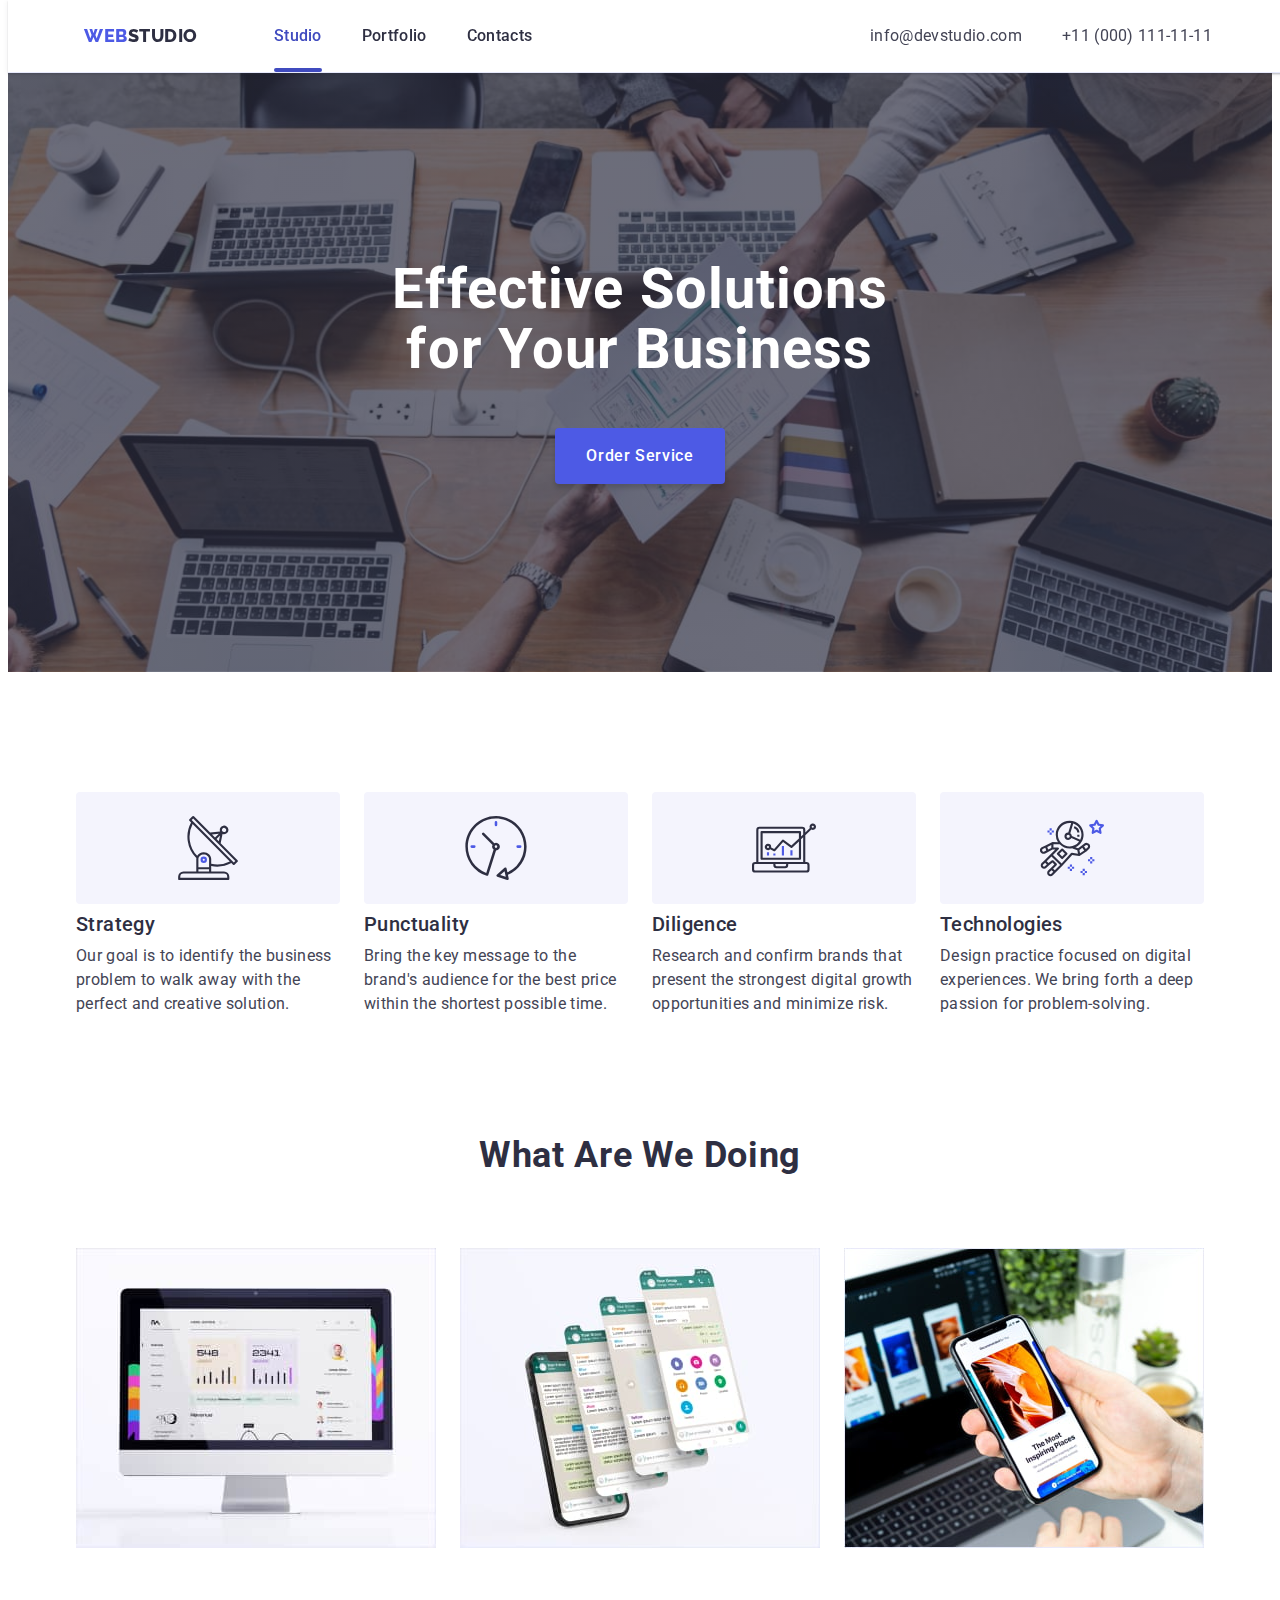
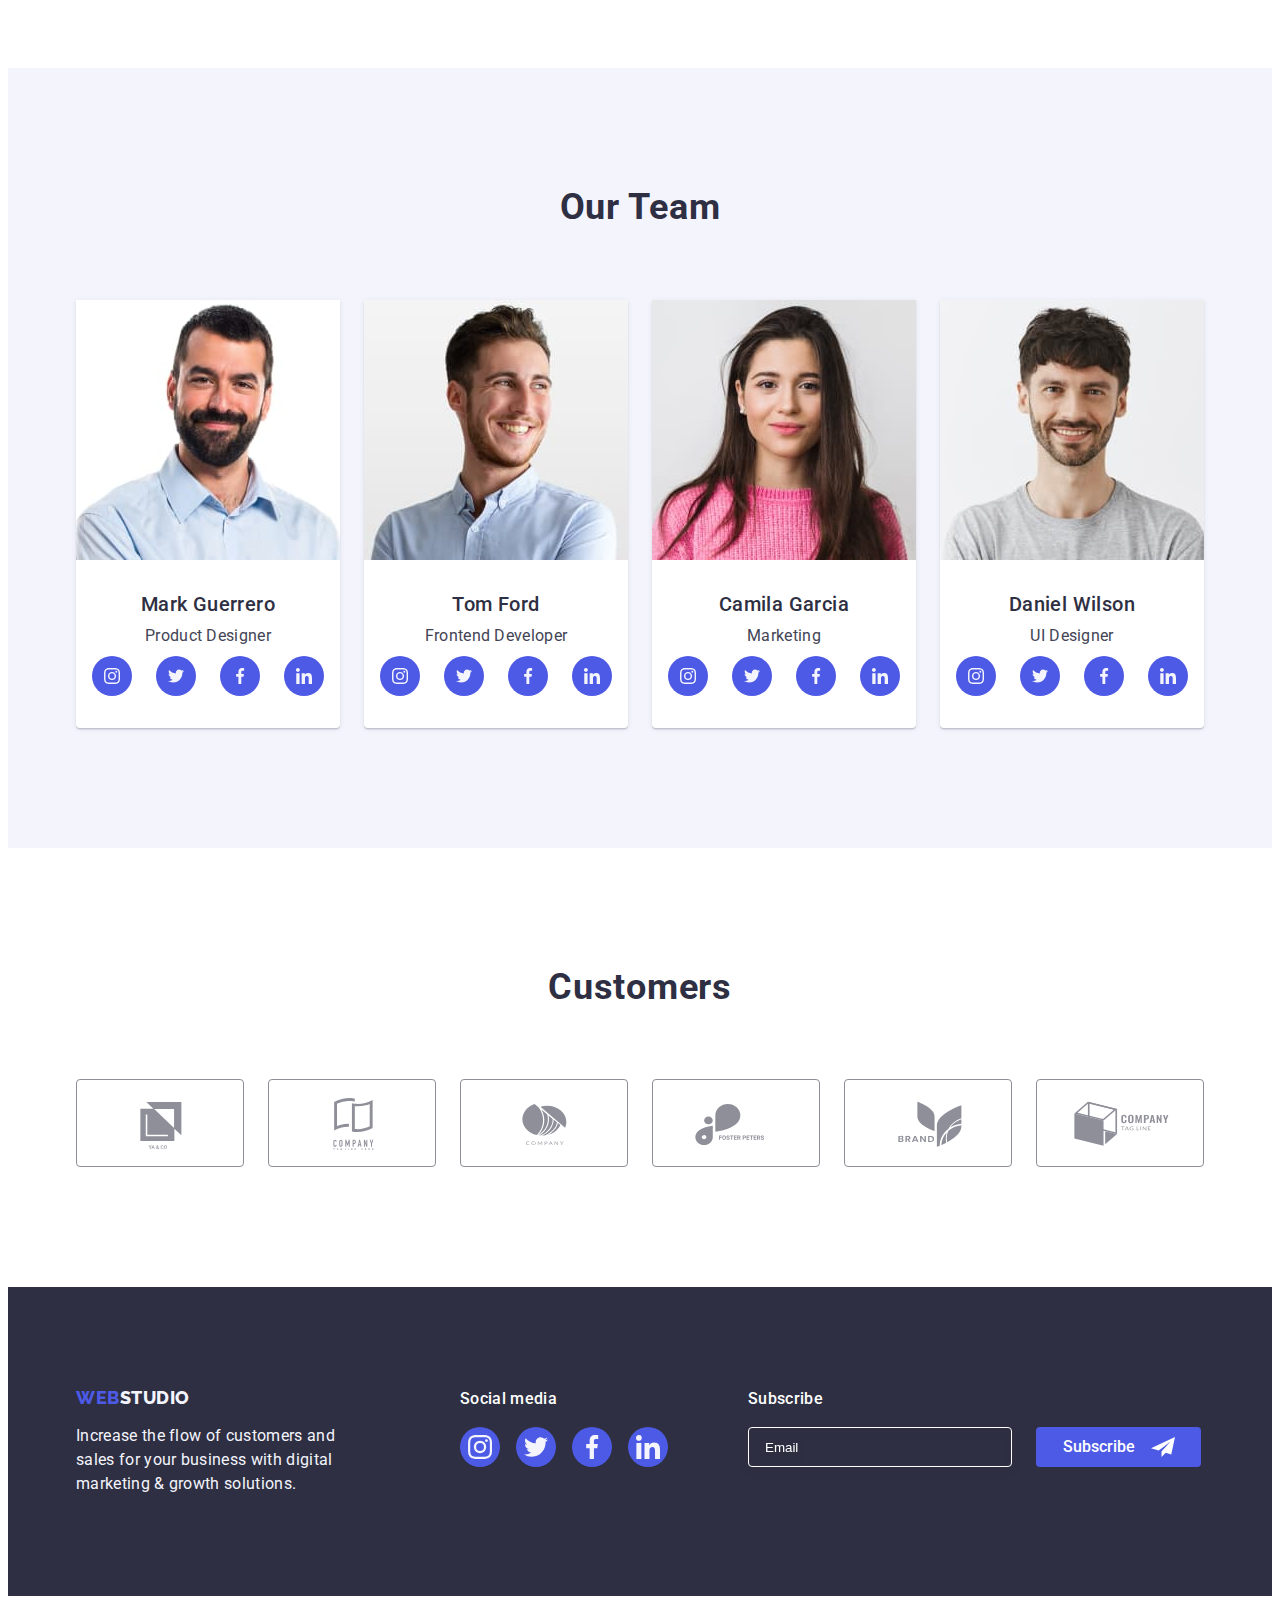
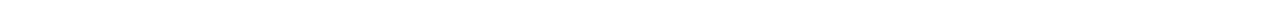
<file: index.html>
<!DOCTYPE html>
<html lang="en">
  <head>
    <meta charset="UTF-8" />
    <meta http-equiv="X-UA-Compatible" content="IE=edge" />
    <meta name="viewport" content="width=device-width, initial-scale=1.0" />
    <title>Document</title>
    <!--Fonts styles-->
    <link rel="preconnect" href="https://fonts.googleapis.com" />
    <link rel="preconnect" href="https://fonts.gstatic.com" crossorigin />
    <link
      href="https://fonts.googleapis.com/css2?family=Raleway:wght@800&family=Roboto:wght@400;500;700&display=swap"
      rel="stylesheet"
    />
    <!--Normalizer-->
    <link
      rel="stylesheet"
      href="https://cdnjs.cloudflare.com/ajax/libs/modern-normalize/1.1.0/modern-normalize.min.css"
      integrity="sha512-wpPYUAdjBVSE4KJnH1VR1HeZfpl1ub8YT/NKx4PuQ5NmX2tKuGu6U/JRp5y+Y8XG2tV+wKQpNHVUX03MfMFn9Q=="
      crossorigin="anonymous"
      referrerpolicy="no-referrer"
    />
    <!--Custom style-->
    <link rel="stylesheet" href="./css/styles.css" />
  </head>
  <body>
    <!-- Header section -->
    <header class="header">
      <div class="header-container container">
        <nav class="header-nav">
          <a class="header-logo link" href="./index.html"
            >Web<span class="studio">Studio</span></a
          >
          <ul class="header-nav-list list">
            <li class="header-nav-item">
              <a class="header-nav-link link active" href="./index.html"
                >Studio</a
              >
            </li>
            <li class="header-nav-item">
              <a class="header-nav-link link" href="./portfolio.html"
                >Portfolio</a
              >
            </li>
            <li class="header-nav-item">
              <a class="header-nav-link link" href="">Contacts</a>
            </li>
          </ul>
        </nav>
        <address class="header-adress">
          <ul class="header-adress-list list">
            <li class="header-adress-item">
              <a
                class="header-adress-link link"
                href="mailto:info@devstudio.com"
                >info@devstudio.com</a
              >
            </li>
            <li class="header-adress-item">
              <a class="header-adress-link link" href="tel:+110001111111"
                >+11 (000) 111-11-11</a
              >
            </li>
          </ul>
        </address>
      </div>
    </header>
    <main>
      <!-- Hero section -->
      <section class="hero">
        <div class="container">
          <h1 class="hero-title">Effective Solutions for Your Business</h1>
          <button class="hero-btn" type="button" data-modal-open>
            Order Service
          </button>
        </div>
      </section>
      <!--Feature-->
      <section class="feature">
        <div class="container">
          <h2 class="visually-hidden" hidden>Hidden header</h2>
          <ul class="feature-list list">
            <li class="feature-item">
              <div class="feature-wrapper">
                <svg class="feature-icons" width="64" height="64">
                  <use href="./images/icons.svg#antenna"></use>
                </svg>
              </div>
              <h3 class="title stategy">Strategy</h3>
              <p class="subtitle">
                Our goal is to identify the business problem to walk away with
                the perfect and creative solution.
              </p>
            </li>
            <li class="feature-item">
              <div class="feature-wrapper">
                <svg class="feature-icons" width="64" height="64">
                  <use href="./images/icons.svg#clock"></use>
                </svg>
              </div>
              <h3 class="title stategy">Punctuality</h3>
              <p class="subtitle">
                Bring the key message to the brand's audience for the best price
                within the shortest possible time.
              </p>
            </li>
            <li class="feature-item">
              <div class="feature-wrapper">
                <svg class="feature-icons" width="64" height="64">
                  <use href="./images/icons.svg#diagram"></use>
                </svg>
              </div>
              <h3 class="title stategy">Diligence</h3>
              <p class="subtitle">
                Research and confirm brands that present the strongest digital
                growth opportunities and minimize risk.
              </p>
            </li>
            <li class="feature-item">
              <div class="feature-wrapper">
                <svg class="feature-icons" width="64" height="64">
                  <use href="./images/icons.svg#astronaut"></use>
                </svg>
              </div>
              <h3 class="title stategy">Technologies</h3>
              <p class="subtitle">
                Design practice focused on digital experiences. We bring forth a
                deep passion for problem-solving.
              </p>
            </li>
          </ul>
        </div>
      </section>
      <!--We doing-->
      <section class="doing">
        <div class="container">
          <h2 class="doing-title">What are we doing</h2>
          <ul class="doing-list list">
            <li class="doing-item">
              <img
                class="doing-img"
                src="./images/we-doing/img-1.jpg"
                alt="Computer"
                width="360"
                height="300"
              />
            </li>
            <li class="doing-item">
              <img
                class="doing-img"
                src="./images/we-doing/img-2.jpg"
                alt="Tabs"
                width="360"
                height="300"
              />
            </li>
            <li class="doing-item">
              <img
                class="doing-img"
                src="./images/we-doing/img-3.jpg"
                alt="Application"
                width="360"
                height="300"
              />
            </li>
          </ul>
        </div>
      </section>
      <!--Our team-->
      <section class="team">
        <div class="container">
          <h2 class="team-title">Our Team</h2>
          <ul class="team-list list">
            <li class="team-item">
              <img
                class="team-img"
                src="./images/our-team/img-4.jpg"
                alt="Product Designer Mark Guerrero"
              />
              <div class="team-desc">
                <h3 class="title">Mark Guerrero</h3>
                <p class="subtitle-desc">Product Designer</p>
                <ul class="team-media list">
                  <li class="team-media-item">
                    <a
                      class="team-media-link link"
                      href=""
                      target="_blank"
                      rel="noopener no-referrer"
                      aria-label="Instagram icon"
                    >
                      <svg class="team-icons" width="16" height="16">
                        <use href="./images/icons.svg#instagram"></use>
                      </svg>
                    </a>
                  </li>
                  <li class="team-media-item">
                    <a
                      class="team-media-link link"
                      href=""
                      target="_blank"
                      rel="noopener no-referrer"
                      aria-label="Twitter icon"
                    >
                      <svg class="team-icons" width="16" height="16">
                        <use href="./images/icons.svg#twitter"></use>
                      </svg>
                    </a>
                  </li>
                  <li class="team-media-item">
                    <a
                      class="team-media-link link"
                      href=""
                      target="_blank"
                      rel="noopener no-referrer"
                      aria-label="Facebook icon"
                    >
                      <svg class="team-icons" width="16" height="16">
                        <use href="./images/icons.svg#facebook"></use>
                      </svg>
                    </a>
                  </li>
                  <li class="team-media-item">
                    <a
                      class="team-media-link link"
                      href=""
                      target="_blank"
                      rel="noopener no-referrer"
                      aria-label="Linkedin icon"
                    >
                      <svg class="team-icons" width="16" height="16">
                        <use href="./images/icons.svg#linkedin"></use>
                      </svg>
                    </a>
                  </li>
                </ul>
              </div>
            </li>
            <li class="team-item">
              <img
                class="team-img"
                src="./images/our-team/img-5.jpg"
                alt="Frontend Developer Tom Ford"
              />
              <div class="team-desc">
                <h3 class="title">Tom Ford</h3>
                <p class="subtitle-desc">Frontend Developer</p>
                <ul class="team-media list">
                  <li class="team-media-item">
                    <a
                      class="team-media-link link"
                      href=""
                      target="_blank"
                      rel="noopener no-referrer"
                      aria-label="Instagram icon"
                    >
                      <svg class="team-icons" width="16" height="16">
                        <use href="./images/icons.svg#instagram"></use>
                      </svg>
                    </a>
                  </li>
                  <li class="team-media-item">
                    <a
                      class="team-media-link link"
                      href=""
                      target="_blank"
                      rel="noopener no-referrer"
                      aria-label="Twitter icon"
                    >
                      <svg class="team-icons" width="16" height="16">
                        <use href="./images/icons.svg#twitter"></use>
                      </svg>
                    </a>
                  </li>
                  <li class="team-media-item">
                    <a
                      class="team-media-link link"
                      href=""
                      target="_blank"
                      rel="noopener no-referrer"
                      aria-label="Facebook icon"
                    >
                      <svg class="team-icons" width="16" height="16">
                        <use href="./images/icons.svg#facebook"></use>
                      </svg>
                    </a>
                  </li>
                  <li class="team-media-item">
                    <a
                      class="team-media-link link"
                      href=""
                      target="_blank"
                      rel="noopener no-referrer"
                      aria-label="Linkedin icon"
                    >
                      <svg class="team-icons" width="16" height="16">
                        <use href="./images/icons.svg#linkedin"></use>
                      </svg>
                    </a>
                  </li>
                </ul>
              </div>
            </li>
            <li class="team-item">
              <img
                class="team-img"
                src="./images/our-team/img-6.jpg"
                alt="Marketing Camila Garcia"
              />
              <div class="team-desc">
                <h3 class="title">Camila Garcia</h3>
                <p class="subtitle-desc">Marketing</p>
                <ul class="team-media list">
                  <li class="team-media-item">
                    <a
                      class="team-media-link link"
                      href=""
                      target="_blank"
                      rel="noopener no-referrer"
                      aria-label="Instagram icon"
                    >
                      <svg class="team-icons" width="16" height="16">
                        <use href="./images/icons.svg#instagram"></use>
                      </svg>
                    </a>
                  </li>
                  <li class="team-media-item">
                    <a
                      class="team-media-link link"
                      href=""
                      target="_blank"
                      rel="noopener no-referrer"
                      aria-label="Twitter icon"
                    >
                      <svg class="team-icons" width="16" height="16">
                        <use href="./images/icons.svg#twitter"></use>
                      </svg>
                    </a>
                  </li>
                  <li class="team-media-item">
                    <a
                      class="team-media-link link"
                      href=""
                      target="_blank"
                      rel="noopener no-referrer"
                      aria-label="Facebook icon"
                    >
                      <svg class="team-icons" width="16" height="16">
                        <use href="./images/icons.svg#facebook"></use>
                      </svg>
                    </a>
                  </li>
                  <li class="team-media-item">
                    <a
                      class="team-media-link link"
                      href=""
                      target="_blank"
                      rel="noopener no-referrer"
                      aria-label="Linkedin icon"
                    >
                      <svg class="team-icons" width="16" height="16">
                        <use href="./images/icons.svg#linkedin"></use>
                      </svg>
                    </a>
                  </li>
                </ul>
              </div>
            </li>
            <li class="team-item">
              <img
                class="team-img"
                src="./images/our-team/img-7.jpg"
                alt="UI Designer Daniel Wilson"
              />
              <div class="team-desc">
                <h3 class="title">Daniel Wilson</h3>
                <p class="subtitle-desc">UI Designer</p>
                <ul class="team-media list">
                  <li class="team-media-item">
                    <a
                      class="team-media-link link"
                      href=""
                      target="_blank"
                      rel="noopener no-referrer"
                      aria-label="Instagram icon"
                    >
                      <svg class="team-icons" width="16" height="16">
                        <use href="./images/icons.svg#instagram"></use>
                      </svg>
                    </a>
                  </li>
                  <li class="team-media-item">
                    <a
                      class="team-media-link link"
                      href=""
                      target="_blank"
                      rel="noopener no-referrer"
                      aria-label="Twitter icon"
                    >
                      <svg class="team-icons" width="16" height="16">
                        <use href="./images/icons.svg#twitter"></use>
                      </svg>
                    </a>
                  </li>
                  <li class="team-media-item">
                    <a
                      class="team-media-link link"
                      href=""
                      target="_blank"
                      rel="noopener no-referrer"
                      aria-label="Facebook icon"
                    >
                      <svg class="team-icons" width="16" height="16">
                        <use href="./images/icons.svg#facebook"></use>
                      </svg>
                    </a>
                  </li>
                  <li class="team-media-item">
                    <a
                      class="team-media-link link"
                      href=""
                      target="_blank"
                      rel="noopener no-referrer"
                      aria-label="Linkedin icon"
                    >
                      <svg class="team-icons" width="16" height="16">
                        <use href="./images/icons.svg#linkedin"></use>
                      </svg>
                    </a>
                  </li>
                </ul>
              </div>
            </li>
          </ul>
        </div>
      </section>
      <!--Customers-->
      <section class="customers">
        <div class="container">
          <h2 class="customers-title">Customers</h2>
          <ul class="customers-media list">
            <li class="customers-media-item">
              <a
                class="customers-media-link link"
                href=""
                target="_blank"
                rel="noopener no-referrer"
                aria-label="Logo one"
              >
                <svg class="customers-icons" width="104" height="56">
                  <use href="./images/icons.svg#logo-1"></use>
                </svg>
              </a>
            </li>
            <li class="customers-media-item">
              <a
                class="customers-media-link link"
                href=""
                target="_blank"
                rel="noopener no-referrer"
                aria-label="Logo two"
              >
                <svg class="customers-icons" width="104" height="56">
                  <use href="./images/icons.svg#logo-2"></use>
                </svg>
              </a>
            </li>
            <li class="customers-media-item">
              <a
                class="customers-media-link link"
                href=""
                target="_blank"
                rel="noopener no-referrer"
                aria-label="Logo three"
              >
                <svg class="customers-icons" width="104" height="56">
                  <use href="./images/icons.svg#logo-3"></use>
                </svg>
              </a>
            </li>
            <li class="customers-media-item">
              <a
                class="customers-media-link link"
                href=""
                target="_blank"
                rel="noopener no-referrer"
                aria-label="Logo four"
              >
                <svg class="customers-icons" width="104" height="56">
                  <use href="./images/icons.svg#logo-4"></use>
                </svg>
              </a>
            </li>
            <li class="customers-media-item">
              <a
                class="customers-media-link link"
                href=""
                target="_blank"
                rel="noopener no-referrer"
                aria-label="Logo five"
              >
                <svg class="customers-icons" width="104" height="56">
                  <use href="./images/icons.svg#logo-5"></use>
                </svg>
              </a>
            </li>
            <li class="customers-media-item">
              <a
                class="customers-media-link link"
                href=""
                target="_blank"
                rel="noopener no-referrer"
                aria-label="Logo six"
              >
                <svg class="customers-icons" width="104" height="56">
                  <use href="./images/icons.svg#logo-6"></use>
                </svg>
              </a>
            </li>
          </ul>
        </div>
      </section>
    </main>
    <!--Footer section-->
    <footer class="footer">
      <div class="container footer down">
        <div class="footer_one">
          <a class="footer-link link" href="./index.html"
            >Web<span class="studio-light">Studio</span></a
          >
          <p class="footer-text">
            Increase the flow of customers and sales for your business with
            digital marketing & growth solutions.
          </p>
        </div>
        <div class="footer_two">
          <p class="media">Social media</p>
          <ul class="footer-media list">
            <li class="footer-media-item">
              <a
                class="footer-media-link link"
                href=""
                target="_blank"
                rel="noopener no-referrer"
                aria-label="Instagram icon"
              >
                <svg class="footer-icons" width="24" height="24">
                  <use href="./images/icons.svg#instagram"></use>
                </svg>
              </a>
            </li>
            <li class="footer-media-item">
              <a
                class="footer-media-link link"
                href=""
                target="_blank"
                rel="noopener no-referrer"
                aria-label="Twitter icon"
              >
                <svg class="footer-icons" width="24" height="24">
                  <use href="./images/icons.svg#twitter"></use>
                </svg>
              </a>
            </li>
            <li class="footer-media-item">
              <a
                class="footer-media-link link"
                href=""
                target="_blank"
                rel="noopener no-referrer"
                aria-label="Facebook icon"
              >
                <svg class="footer-icons" width="24" height="24">
                  <use href="./images/icons.svg#facebook"></use>
                </svg>
              </a>
            </li>
            <li class="footer-media-item">
              <a
                class="footer-media-link link"
                href=""
                target="_blank"
                rel="noopener no-referrer"
                aria-label="Linkedin icon"
              >
                <svg class="footer-icons" width="24" height="24">
                  <use href="./images/icons.svg#linkedin"></use>
                </svg>
              </a>
            </li>
          </ul>
        </div>
        <div class="footer_three">
          <p class="media">Subscribe</p>
          <div class="footer_subscribe">
            <label>
              <input
                class="footer_email_input"
                type="email"
                name="subscribe_email"
                placeholder="Email"
              />
            </label>
            <button class="subscribe-btn">
              Subscribe
              <svg class="subscribe-btn-svg" width="24" height="24">
                <use href="./images/icons.svg#subscribe"></use>
              </svg>
            </button>
          </div>
        </div>
      </div>
    </footer>
    <!--Modal window-->
    <div class="backdrop is-hidden" data-modal>
      <div class="modal">
        <p class="modal-text media">
          Leave your contacts and we will call you back
        </p>
        <form name="registration_form" autocomplete="on">
          <div class="registration_form">
            <label class="modal_label" for="modal_name">Name</label>
            <div class="registration-form-wrapper">
              <input
                class="modal_label_input"
                type="text"
                name="modal_name"
                id="modal_name"
                autofocus
              />
              <svg class="form_icon" width="18" height="18">
                <use href="./images/icons.svg#person"></use>
              </svg>
            </div>
            <label class="modal_label" for="modal_phone">Phone</label>
            <div class="registration-form-wrapper">
              <input
                class="modal_label_input"
                type="tel"
                name="modal_phone"
                id="modal_phone"
              />
              <svg class="form_icon" width="18" height="24">
                <use href="./images/icons.svg#phone"></use>
              </svg>
            </div>
            <label class="modal_label" for="modal_email">Email</label>
            <div class="registration-form-wrapper">
              <input
                class="modal_label_input"
                type="email"
                name="modal_email"
                id="modal_email"
              />
              <svg class="form_icon" width="18" height="24">
                <use href="./images/icons.svg#email"></use>
              </svg>
            </div>
            <label class="modal_label" for="modal_comment">Comment</label>
            <textarea
              class="modal_comment_text"
              name="modal_comment"
              id="modal_comment"
              rows="5"
              placeholder="Text input"
            ></textarea>
          </div>

          <label class="modal_checkbox" for="checkbox_modal">
            <input
              class="modal_checkbox_input visually-hidden"
              type="checkbox"
              name="modal_agreement"
              id="checkbox_modal"
            />
            <svg class="modal_checkbox_icon" width="16" height="16">
              <use class="unchecked" href="./images/icons.svg#unchecked"></use>
              <use class="checked" href="./images/icons.svg#checked"></use>
            </svg>

            <span class="modal_checkbox_text"
              >I accept the terms and conditions of the
              <a href="" class="modal_checkbox_link">Privacy Policy</a></span
            >
          </label>
          <button class="modal-btn btn">Send</button>
        </form>
        <button class="modal-close-btn" type="button" data-modal-close>
          <svg class="modal-close-icon" width="8" height="8">
            <use href="./images/icons.svg#close-icon"></use>
          </svg>
        </button>
      </div>
    </div>
    <script src="./js/modal.js"></script>
  </body>
</html>
</file>
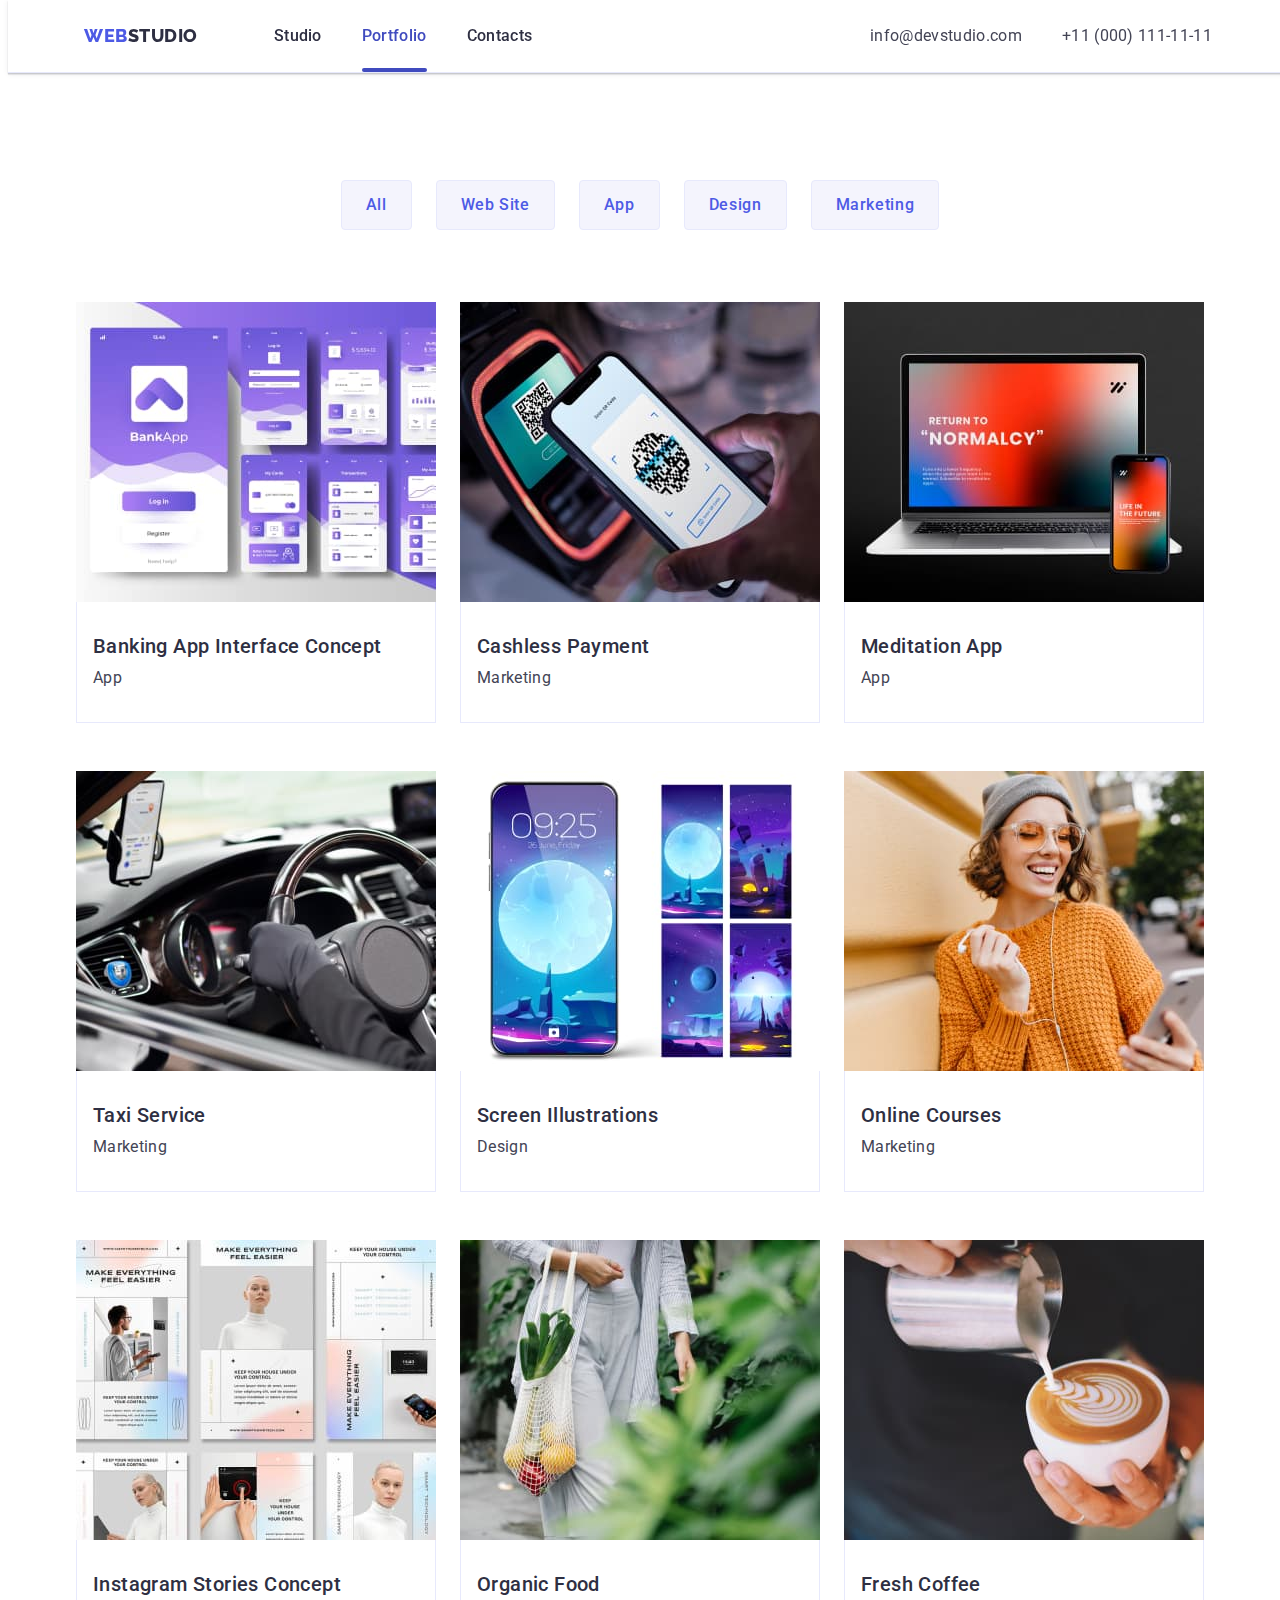
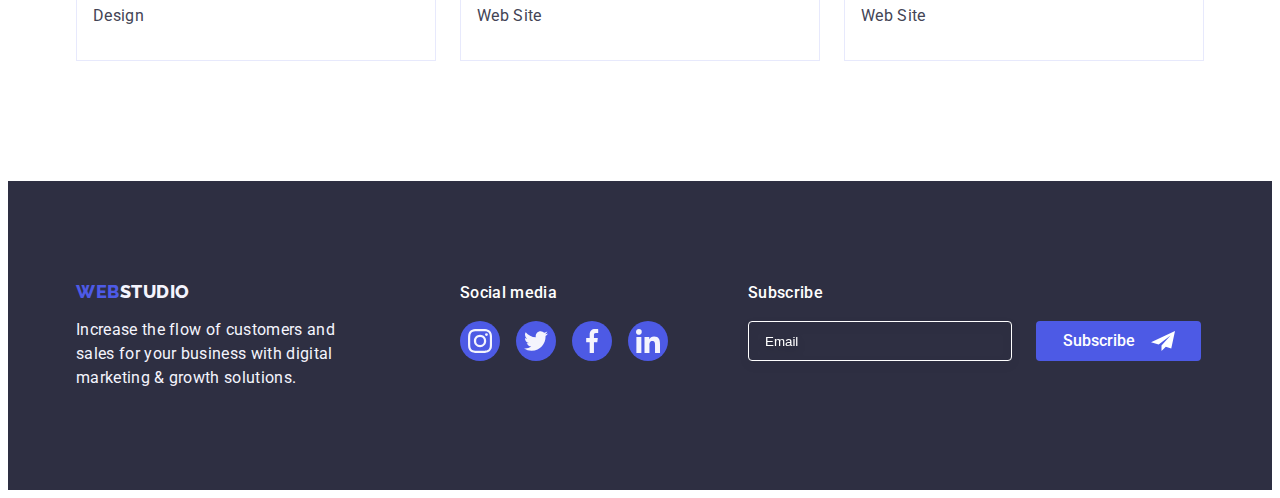
<file: portfolio.html>
<!DOCTYPE html>
<html lang="en">
  <head>
    <meta charset="UTF-8" />
    <meta http-equiv="X-UA-Compatible" content="IE=edge" />
    <meta name="viewport" content="width=device-width, initial-scale=1.0" />
    <title>Document</title>
    <!--Fonts styles-->
    <link rel="preconnect" href="https://fonts.googleapis.com" />
    <link rel="preconnect" href="https://fonts.gstatic.com" crossorigin />
    <link
      href="https://fonts.googleapis.com/css2?family=Raleway:wght@800&family=Roboto:wght@400;500;700&display=swap"
      rel="stylesheet"
    />
    <!--Normalizer-->
    <link
      rel="stylesheet"
      href="https://cdnjs.cloudflare.com/ajax/libs/modern-normalize/1.1.0/modern-normalize.min.css"
      integrity="sha512-wpPYUAdjBVSE4KJnH1VR1HeZfpl1ub8YT/NKx4PuQ5NmX2tKuGu6U/JRp5y+Y8XG2tV+wKQpNHVUX03MfMFn9Q=="
      crossorigin="anonymous"
      referrerpolicy="no-referrer"
    />
    <!--Custom style-->
    <link rel="stylesheet" href="./css/styles.css" />
  </head>
  <body>
    <!-- Header section -->
    <header class="header">
      <div class="header-container container">
        <nav class="header-nav">
          <a class="header-logo link" href="./index.html"
            >Web<span class="studio">Studio</span></a
          >
          <ul class="header-nav-list list">
            <li class="header-nav-item">
              <a class="header-nav-link link" href="./index.html">Studio</a>
            </li>
            <li class="header-nav-item">
              <a class="header-nav-link link active" href="./portfolio.html"
                >Portfolio</a
              >
            </li>
            <li class="header-nav-item">
              <a class="header-nav-link link" href="">Contacts</a>
            </li>
          </ul>
        </nav>
        <address class="header-adress">
          <ul class="header-adress-list list">
            <li class="header-adress-item">
              <a
                class="header-adress-link link mail"
                href="mailto:info@devstudio.com"
                >info@devstudio.com</a
              >
            </li>
            <li class="header-adress-item">
              <a
                class="header-adress-link link contact"
                href="tel:+110001111111"
                >+11 (000) 111-11-11</a
              >
            </li>
          </ul>
        </address>
      </div>
    </header>
    <main>
      <!--Icons-->
      <section class="icon">
        <div class="container">
          <h1 class="hidden" hidden>Hidden</h1>
          <ul class="icon-list list">
            <li class="icon-item">
              <button class="icon-button" type="button">All</button>
            </li>
            <li class="icon-item">
              <button class="icon-button" type="button">Web Site</button>
            </li>
            <li class="icon-item">
              <button class="icon-button" type="button">App</button>
            </li>
            <li class="icon-item">
              <button class="icon-button" type="button">Design</button>
            </li>
            <li class="icon-item">
              <button class="icon-button" type="button">Marketing</button>
            </li>
          </ul>
          <ul class="card-list list">
            <li class="card-item">
              <a class="card-link link" href="">
                <div class="card-thumb">
                  <img
                    class="card-img"
                    src="./images/portfolio/portf1.jpg"
                    alt="Interface Concept"
                    width="360"
                    height="300"
                  />

                  <p class="overlay text">
                    14 Stylish and User-Friendly App Design Concepts · Task
                    Manager App · Calorie Tracker App · Exotic Fruit Ecommerce
                    App · Cloud Storage App
                  </p>
                </div>
                <div class="card-text">
                  <h2 class="card-title">Banking App Interface Concept</h2>
                  <p class="card-subtitle">App</p>
                </div>
              </a>
            </li>
            <li class="card-item">
              <a class="card-link link" href="">
                <div class="card-thumb">
                  <img
                    class="card-img"
                    src="./images/portfolio/portf2.jpg"
                    alt="Cashless Payment"
                    width="360"
                    height="300"
                  />

                  <p class="overlay text">
                    14 Stylish and User-Friendly App Design Concepts · Task
                    Manager App · Calorie Tracker App · Exotic Fruit Ecommerce
                    App · Cloud Storage App
                  </p>
                </div>
                <div class="card-text">
                  <h2 class="card-title">Cashless Payment</h2>
                  <p class="card-subtitle">Marketing</p>
                </div>
              </a>
            </li>
            <li class="card-item">
              <a class="card-link link" href="">
                <div class="card-thumb">
                  <img
                    class="card-img"
                    src="./images/portfolio/portf3.jpg"
                    alt="Meditation App"
                    width="360"
                    height="300"
                  />

                  <p class="overlay text">
                    14 Stylish and User-Friendly App Design Concepts · Task
                    Manager App · Calorie Tracker App · Exotic Fruit Ecommerce
                    App · Cloud Storage App
                  </p>
                </div>
                <div class="card-text">
                  <h2 class="card-title">Meditation App</h2>
                  <p class="card-subtitle">App</p>
                </div>
              </a>
            </li>
            <li class="card-item">
              <a class="card-link link" href="">
                <div class="card-thumb">
                  <img
                    class="card-img"
                    src="./images/portfolio/portf4.jpg"
                    alt="Taxi Service"
                    width="360"
                    height="300"
                  />

                  <p class="overlay text">
                    14 Stylish and User-Friendly App Design Concepts · Task
                    Manager App · Calorie Tracker App · Exotic Fruit Ecommerce
                    App · Cloud Storage App
                  </p>
                </div>
                <div class="card-text">
                  <h2 class="card-title">Taxi Service</h2>
                  <p class="card-subtitle">Marketing</p>
                </div>
              </a>
            </li>
            <li class="card-item">
              <a class="card-link link" href="">
                <div class="card-thumb">
                  <img
                    class="card-img"
                    src="./images/portfolio/portf5.jpg"
                    alt="Screen Illustrations"
                    width="360"
                    height="300"
                  />

                  <p class="overlay text">
                    14 Stylish and User-Friendly App Design Concepts · Task
                    Manager App · Calorie Tracker App · Exotic Fruit Ecommerce
                    App · Cloud Storage App
                  </p>
                </div>
                <div class="card-text">
                  <h2 class="card-title">Screen Illustrations</h2>
                  <p class="card-subtitle">Design</p>
                </div>
              </a>
            </li>
            <li class="card-item">
              <a class="card-link link" href="">
                <div class="card-thumb">
                  <img
                    class="card-img"
                    src="./images/portfolio/portf6.jpg"
                    alt="Online Courses"
                    width="360"
                    height="300"
                  />

                  <p class="overlay text">
                    14 Stylish and User-Friendly App Design Concepts · Task
                    Manager App · Calorie Tracker App · Exotic Fruit Ecommerce
                    App · Cloud Storage App
                  </p>
                </div>
                <div class="card-text">
                  <h2 class="card-title">Online Courses</h2>
                  <p class="card-subtitle">Marketing</p>
                </div>
              </a>
            </li>
            <li class="card-item">
              <a class="card-link link" href="">
                <div class="card-thumb">
                  <img
                    class="card-img"
                    src="./images/portfolio/portf7.jpg"
                    alt="Instagram Stories Concept"
                    width="360"
                    height="300"
                  />

                  <p class="overlay text">
                    14 Stylish and User-Friendly App Design Concepts · Task
                    Manager App · Calorie Tracker App · Exotic Fruit Ecommerce
                    App · Cloud Storage App
                  </p>
                </div>
                <div class="card-text">
                  <h2 class="card-title">Instagram Stories Concept</h2>
                  <p class="card-subtitle">Design</p>
                </div>
              </a>
            </li>
            <li class="card-item">
              <a class="card-link link" href="">
                <div class="card-thumb">
                  <img
                    class="card-img"
                    src="./images/portfolio/portf8.jpg"
                    alt="Organic Food"
                    width="360"
                    height="300"
                  />

                  <p class="overlay text">
                    14 Stylish and User-Friendly App Design Concepts · Task
                    Manager App · Calorie Tracker App · Exotic Fruit Ecommerce
                    App · Cloud Storage App
                  </p>
                </div>
                <div class="card-text">
                  <h2 class="card-title">Organic Food</h2>
                  <p class="card-subtitle">Web Site</p>
                </div>
              </a>
            </li>
            <li class="card-item">
              <a class="card-link link" href="">
                <div class="card-thumb">
                  <img
                    class="card-img"
                    src="./images/portfolio/portf9.jpg"
                    alt="Fresh Coffee"
                    width="360"
                    height="300"
                  />

                  <p class="overlay text">
                    14 Stylish and User-Friendly App Design Concepts · Task
                    Manager App · Calorie Tracker App · Exotic Fruit Ecommerce
                    App · Cloud Storage App
                  </p>
                </div>
                <div class="card-text">
                  <h2 class="card-title">Fresh Coffee</h2>
                  <p class="card-subtitle">Web Site</p>
                </div>
              </a>
            </li>
          </ul>
        </div>
      </section>
    </main>
    <!--Footer section-->
    <footer class="footer">
      <div class="container footer down">
        <div class="footer_one">
          <a class="footer-link link" href="./index.html"
            >Web<span class="studio-light">Studio</span></a
          >
          <p class="footer-text">
            Increase the flow of customers and sales for your business with
            digital marketing & growth solutions.
          </p>
        </div>
        <div class="footer_two">
          <p class="media">Social media</p>
          <ul class="footer-media list">
            <li class="footer-media-item">
              <a
                class="footer-media-link link"
                href=""
                target="_blank"
                rel="noopener no-referrer"
                aria-label="Instagram icon"
              >
                <svg class="footer-icons" width="24" height="24">
                  <use href="./images/icons.svg#instagram"></use>
                </svg>
              </a>
            </li>
            <li class="footer-media-item">
              <a
                class="footer-media-link link"
                href=""
                target="_blank"
                rel="noopener no-referrer"
                aria-label="Twitter icon"
              >
                <svg class="footer-icons" width="24" height="24">
                  <use href="./images/icons.svg#twitter"></use>
                </svg>
              </a>
            </li>
            <li class="footer-media-item">
              <a
                class="footer-media-link link"
                href=""
                target="_blank"
                rel="noopener no-referrer"
                aria-label="Facebook icon"
              >
                <svg class="footer-icons" width="24" height="24">
                  <use href="./images/icons.svg#facebook"></use>
                </svg>
              </a>
            </li>
            <li class="footer-media-item">
              <a
                class="footer-media-link link"
                href=""
                target="_blank"
                rel="noopener no-referrer"
                aria-label="Linkedin icon"
              >
                <svg class="footer-icons" width="24" height="24">
                  <use href="./images/icons.svg#linkedin"></use>
                </svg>
              </a>
            </li>
          </ul>
        </div>
        <div class="footer_three">
          <p class="media">Subscribe</p>
          <div class="footer_subscribe">
            <label>
              <input
                class="footer_email_input"
                type="email"
                name="subscribe_email"
                placeholder="Email"
              />
            </label>
            <button class="subscribe-btn">
              Subscribe
              <svg class="subscribe-btn-svg" width="24" height="24">
                <use href="./images/icons.svg#subscribe"></use>
              </svg>
            </button>
          </div>
        </div>
      </div>
    </footer>
  </body>
</html>
</file>
<file: css/styles.css>
html {
  box-sizing: border-box;
}

*,
*::before,
*::after {
  box-sizing: inherit;
}

:root {
  /*Fonts*/
  --primary-font: Roboto, sans-serif;
  --secondary-font: Raleway, sans-serif;
  /*Colors*/
  --color-iris: #4d5ae5;
  --color-ocean: #404bbf;
  --color-navy-blue: #2e2f42;
  --color-green: #31d0aa;
  --color-slate: #434455;
  --color-light-slate: #8e8f99;
  --color-cornflower: #e7e9fc;
  --color-cloud: #f4f4fd;
  --color-navy-blue-modal: #2e2f42;
  --color-grey: #2e2f42;
  --color-white: #ffffff;
  /*Others*/
  --anim: 250ms cubic-bezier(0.4, 0, 0.2, 1);
}

/*==============================
Base styles
==============================*/
body {
  font-family: var(--primary-font);
  letter-spacing: 0.02em;
  font-size: 16px;
  line-height: 1.5;
  color: var(--color-slate);
  background-color: var(--color-white);
}
.list {
  list-style: none;
  color: var(--color-navy-blue);
  padding: 0;
  margin: 0;
}
.title {
  font-weight: 500;
  font-size: 20px;
  line-height: 1.2;
  color: var(--color-navy-blue);
  letter-spacing: 0.02em;
  margin-bottom: 8px;
}

.subtitle {
  color: var(--color-slate);
}
.link {
  text-decoration: none;
}
h1,
h2,
h3,
p {
  padding: 0;
  margin: 0;
}
img {
  display: block;
}
.container {
  width: 1158px;
  padding: 0 15px;
  margin: 0 auto;
}
section {
  padding: 120px 0;
}
/*==============================
Header styles
==============================*/

.header {
  position: fixed;
  top: 0;
  width: 100%;
  background-color: var(--color-white);
  border-bottom: 1px solid var(--color-cornflower);
  box-shadow: 0px 2px 1px rgba(46, 47, 66, 0.08),
    0px 1px 1px rgba(46, 47, 66, 0.16), 0px 1px 6px rgba(46, 47, 66, 0.08);
  z-index: 10;
}
.header-container {
  display: flex;
  align-items: center;
  margin: 0;
  padding: 0 15px;
  margin-right: auto;
  margin-left: auto;
}
.header-nav {
  display: flex;
  align-items: center;
}

.header-logo {
  font-family: var(--secondary-font);
  font-weight: 800;
  font-size: 18px;
  line-height: 1.17;
  display: flex;
  align-items: center;
  letter-spacing: 0.03em;
  text-transform: uppercase;
  color: var(--color-iris);
  margin-right: 76px;
}

.header-logo .link {
}

.studio {
  font-family: 'Raleway';
  font-weight: 800;
  font-size: 18px;
  line-height: 1.17;
  display: flex;
  align-items: center;
  letter-spacing: 0.03em;
  text-transform: uppercase;
  color: var(--color-navy-blue);
}

.header-nav-list {
  display: flex;
  margin: 0;
  gap: 40px;
}
.header-nav-item {
}
.header-nav-link {
  position: relative;
  display: block;
  font-weight: 500;
  font-size: 16px;
  line-height: 1.5;
  color: var(--color-navy-blue);
  padding: 24px 0;
  transition: color var(--anim);
}

.header-nav-link.active {
  color: var(--color-ocean);
}
.header-nav-link:hover,
.header-nav-link:focus {
  color: var(--color-ocean);
}
.header-nav-link::after {
  content: '';
  position: absolute;
  left: 0px;
  bottom: -1px;
  top: 68px;
  display: block;
  width: 100%;
  height: 4px;
  border-radius: 2px;
}
.header-nav-link.active::after {
  background: var(--color-ocean);
}
.header-adress {
  display: flex;
  font-style: normal;
  margin-left: auto;
}

.header-adress-list {
  display: flex;
  margin-right: auto;
  padding: 0;
  margin-top: 0;
  margin-bottom: 0;
  gap: 40px;
}
.header-adress-item {
  font-size: 16px;
  line-height: 1.5;
  color: var(--color-slate);
}
.header-adress-link {
  font-size: 16px;
  line-height: 1.5;
  color: var(--color-slate);
  margin-right: 0px;
  transition: color var(--anim);
}

.header-adress-link:hover,
.header-adress-link:focus {
  font-size: 16px;
  line-height: 1.5;
  color: var(--color-ocean);
}

/*==============================
Hero styles
==============================*/
.hero {
  max-width: 1440px;
  margin-left: auto;
  margin-right: auto;
  margin-top: 72px;
  background-color: var(--color-navy-blue);
  background-image: linear-gradient(
      rgba(46, 47, 66, 0.7),
      rgba(46, 47, 66, 0.7)
    ),
    url(../images/people-office.jpg);
  background-repeat: no-repeat;
  background-position: center;
  background-size: cover;
  text-align: center;
  padding-top: 188px;
  padding-bottom: 188px;
}
.hero-title {
  font-weight: 700;
  font-size: 56px;
  line-height: 1.07;
  color: var(--color-white);
  letter-spacing: 0.02em;
  max-width: 496px;
  margin: auto;
}
.hero-title:not(:last-child) {
  margin-bottom: 48px;
}
.hero-btn,
.btn {
  display: block;
  font-family: var(--primary-font);
  cursor: pointer;
  font-weight: 500;
  font-size: 16px;
  line-height: 1.5;
  align-items: center;
  letter-spacing: 0.04em;
  color: var(--color-white);
  background-color: var(--color-iris);
  min-width: 169px;
  height: 56px;
  padding: 15px 31px;
  border: none;
  border-radius: 4px;
  margin-right: auto;
  margin-left: auto;
  box-shadow: 0px 4px 4px rgba(0, 0, 0, 0.15);
  transition: background-color var(--anim);
}
.hero-btn:hover,
.hero-btn:focus {
  background-color: var(--color-ocean);
}
/*==============================
Feature styles
==============================*/
.feature {
}
.visually-hidden {
  position: absolute;
  width: 1px;
  height: 1px;
  margin: -1px;
  border: 0;
  padding: 0;

  white-space: nowrap;
  clip-path: inset(100%);
  clip: rect(0 0 0 0);
  overflow: hidden;
}
.feature-list {
  display: flex;
  gap: 24px;
  width: 1128px;
  margin: 0;
  padding: 0;
}

.feature-item {
  min-width: 264px;
}
.strategy {
  padding-bottom: 8px;
}

/*==============================
Feature icon
==============================*/

.feature-wrapper {
  display: flex;
  justify-content: center;
  align-items: center;
  margin-bottom: 8px;
  background-color: var(--color-cloud);
  border-radius: 4px;
  height: 112px;
}
/*==============================
We doing styles
==============================*/
.doing {
  padding-top: 0;
}
.doing-title {
  font-weight: 700;
  font-size: 36px;
  line-height: 1.11;
  text-align: center;
  text-transform: capitalize;
  color: var(--color-navy-blue);
  letter-spacing: 0.02em;
}
.doing-title:not(:last-child) {
  margin-bottom: 72px;
}
.doing-list {
  display: flex;
  gap: 24px;
}
.doing-item {
}

/*==============================
Our team styles
==============================*/
.team {
  background-color: var(--color-cloud);
}
.team-title {
  font-weight: 700;
  font-size: 36px;
  line-height: 1.11;
  text-align: center;
  text-transform: capitalize;
  color: var(--color-navy-blue);
  letter-spacing: 0.02em;
}
.team-title:not(:last-child) {
  margin-bottom: 72px;
}
.team-list {
  display: flex;
  gap: 24px;
  padding: 0;
}
.team-item {
  text-align: center;
  background-color: var(--color-white);
  border-radius: 0px 0px 4px 4px;
  width: calc((100% - 3 * 24px) / 4);
  box-shadow: 0px 1px 6px rgba(46, 47, 66, 0.08),
    0px 1px 1px rgba(46, 47, 66, 0.16), 0px 2px 1px rgba(46, 47, 66, 0.08);
}
.team-desc {
  padding: 32px 0;
}
.subtitle-desc {
  margin-bottom: 8px;
  color: var(--color-slate);
}

/*==============================
Social icon
==============================*/
.team-media {
  display: flex;
  justify-content: center;
  align-items: center;
  gap: 24px;
}
.team-media-item {
}
.team-media-link {
  display: flex;
  justify-content: center;
  align-items: center;
  width: 40px;
  height: 40px;
  background-color: var(--color-iris);
  border-radius: 50%;
  transition: background-color var(--anim);
}
.team-media-link:hover,
.team-media-link:focus {
  background-color: var(--color-ocean);
}
.team-icons {
  fill: var(--color-cloud);
}
/*==============================
Customers styles
==============================*/
.customers {
  min-width: 1128px;
}
.customers-title {
  font-weight: 700;
  font-size: 36px;
  line-height: 1.1;
  text-align: center;
  text-transform: capitalize;
  color: var(--color-navy-blue);
  letter-spacing: 0.02em;
}
.customers-title:not(:last-child) {
  margin-bottom: 72px;
}

/*==============================
Customers icon
==============================*/
.customers-media {
  display: flex;
  justify-content: center;
  align-items: center;
  gap: 24px;
}
.customers-media-item {
}
.customers-media-link {
  display: flex;
  align-items: center;
  justify-content: center;
  width: 168px;
  height: 88px;
  box-sizing: border-box;
  border: 1px solid #8e8f99;
  border-radius: 4px;
  border-color: var(--color-light-slate);
  color: var(--color-light-slate);
  transition: border-color var(--anim), color var(--anim);
}
.customers-media-link:hover,
.customers-media-link:focus {
  color: var(--color-ocean);
  border-color: var(--color-ocean);
}
.customers-icons {
  fill: currentColor;
}
/*==============================
Icons
==============================*/
.icon {
  padding: 172px 0 120px;
}

.icon-list {
  display: flex;
  margin-right: 427px;
  margin-left: 427px;
  padding: 0;
  margin: 0;
  gap: 24px;
  justify-content: center;
  margin-bottom: 72px;
}
.icon-item {
}
.icon-button {
  font-family: var(--primary-font);
  cursor: pointer;
  font-weight: 500;
  font-size: 16px;
  line-height: 1.5;
  align-items: center;
  text-align: center;
  letter-spacing: 0.04em;
  color: var(--color-iris);
  background-color: var(--color-cloud);
  border-radius: 4px;
  border: 1px solid var(--color-cornflower);
  padding: 12px 24px;
  transition: color var(--anim), background-color var(--anim),
    border-color var(--anim), box-shadow var(--anim);
}
.icon-button:hover,
.icon-button:focus {
  color: var(--color-white);
  background-color: var(--color-ocean);
  border-color: 1px solid transparent;
  box-shadow: 0px 3px 1px rgba(0, 0, 0, 0.1), 0px 2px 1px rgba(0, 0, 0, 0.08),
    0px 2px 2px rgba(0, 0, 0, 0.12);
}

/*==============================
 card
==============================*/
.card-title {
  font-weight: 500;
  font-size: 20px;
  line-height: 1.2;
  letter-spacing: 0.02em;
  color: var(--color-navy-blue);
}
.card-title:not(:last-child) {
  margin-bottom: 8px;
}
.card-subtitle {
  font-size: 16px;
  line-height: 1.5;
  letter-spacing: 0.02em;
  color: var(--color-slate);
}
.card-list {
  display: flex;
  flex-wrap: wrap;
  gap: 48px 24px;
  padding: 0;
  margin: 0;
}
.card-link {
  display: block;
  transition: box-shadow var(--anim);
}
.card-link:hover,
.card-link:focus {
  box-shadow: 0px 1px 6px rgba(46, 47, 66, 0.08),
    0px 1px 1px rgba(46, 47, 66, 0.16), 0px 2px 1px rgba(46, 47, 66, 0.08);
}

.card-thumb {
  position: relative;
  overflow: hidden;
}
.card-img {
}
.overlay {
  position: absolute;
  font-size: 16px;
  line-height: 1.5;
  letter-spacing: 0.02em;

  top: 0;
  left: 0;
  padding: 40px 32px;
  width: 100%;
  height: 100%;
  color: var(--color-cloud);
  background-color: var(--color-iris);
  transform: translateY(100%);
  transition: transform var(--anim);
}
.card-link:hover .overlay,
.card-link:focus .overlay {
  transform: translateY(0);
}
.overlay .text {
}
.card-text {
  min-height: 120px;
  padding: 32px 16px;
  border: 1px solid var(--color-cornflower);
  border-top: none;
}

/*==============================
Footer styles
==============================*/
.footer {
  display: flex;
  align-items: baseline;
  background-color: var(--color-navy-blue);
}
.down {
  padding-top: 100px;
  padding-bottom: 100px;
}
.footer_one {
  min-width: 264px;
  margin-right: 120px;
}
.footer-link {
  display: inline-block;
  font-family: var(--secondary-font);
  font-weight: 800;
  font-size: 18px;
  line-height: 1.17;
  align-items: center;
  letter-spacing: 0.03em;
  text-transform: uppercase;
  color: var(--color-iris);
  margin-bottom: 16px;
}
.studio-light {
  color: var(--color-cloud);
}
.footer-text {
  font-size: 16px;
  line-height: 1.5;
  letter-spacing: 0.02em;
  color: var(--color-cloud);
  background-color: var(--color-navy-blue);
  width: 264px;
}
.footer_two {
  min-width: 208px;
  margin-right: 80px;
}
.media {
  font-family: var(--primary-font);
  font-style: normal;
  font-weight: 500;
  font-size: 16px;
  line-height: 24px;
  color: var(--color-white);
  letter-spacing: 0.02em;
  margin-bottom: 16px;
}
.footer_three {
  min-width: 453px;
}
.footer_subscribe {
  display: flex;
  gap: 24px;
}
.footer_email_input {
  min-width: 264px;
  height: 40px;
  background-color: transparent;
  border: 1px solid #ffffff;
  filter: drop-shadow(0px 4px 4px rgba(0, 0, 0, 0.15));
  border-radius: 4px;
  padding: 0;
  padding-left: 16px;
  color: var(--color-white);
  outline: transparent;
}
.footer_email_input::placeholder {
  color: var(--color-white);
}

.subscribe-btn {
  display: flex;
  flex-direction: row;
  align-items: center;
  justify-content: center;
  min-width: 165px;
  gap: 16px;
  height: 40px;
  padding: 8px 24px;
  background-color: var(--color-iris);
  border-radius: 4px;
  font-family: 'Roboto';
  font-style: normal;
  font-weight: 500;
  font-size: 16px;
  line-height: 24px;
  color: var(--color-white);
  cursor: pointer;
  border: none;
  transition: background-color var(--anim);
}
.subscribe-btn:focus,
.subscribe-btn:hover {
  background-color: var(--color-ocean);
}
/*==============================
Footer icon
==============================*/
.footer-media {
  display: flex;
  justify-content: center;
  align-items: center;
  gap: 16px;
}
.footer-media-item {
}
.footer-media-link {
  display: flex;
  justify-content: center;
  align-items: center;
  width: 40px;
  height: 40px;
  background-color: var(--color-iris);
  border-radius: 50%;
  transition: background-color var(--anim);
}
.footer-media-link:hover,
.footer-media-link:focus {
  background-color: var(--color-green);
}
.footer-icons {
  fill: var(--color-cloud);
}
/*==============================
Modal window
==============================*/
.backdrop {
  position: fixed;
  top: 0;
  left: 0;
  width: 100%;
  height: 100%;
  background: rgba(46, 47, 66, 0.4);
  z-index: 100;
  transition: opacity var(--anim), visibility var(--anim);
}
.backdrop.is-hidden {
  opacity: 0;
  visibility: hidden;
  pointer-events: none;
  scale: 0.7;
}

.modal {
  position: absolute;
  top: calc(50%);
  left: calc(50%);
  transform: translate(-50%, -50%);
  width: 408px;
  height: 584px;
  padding: 72px 24px 24px;
  background-color: #fcfcfc;
  box-shadow: 0px 1px 1px rgba(0, 0, 0, 0.14), 0px 1px 3px rgba(0, 0, 0, 0.12),
    0px 2px 1px rgba(0, 0, 0, 0.2);
  border-radius: 4px;
  transition: transform var(--anim);
}
.modal-close-btn {
  display: flex;
  align-items: center;
  justify-content: center;
  cursor: pointer;
  position: absolute;
  right: 24px;
  top: 24px;
  width: 24px;
  height: 24px;
  padding: 0;
  background-color: #e7e9fc;
  border: 1px solid rgba(0, 0, 0, 0.1);
  border-radius: 50%;
  transition: background-color var(--anim), border var(--anim);
}
.modal-close-btn:hover,
.modal-close-btn:focus {
  background-color: var(--color-ocean);
  border: none;
}
.modal-close-icon {
  fill: var(--color-navy-blue-modal);
  transition: fill var(--anim);
}
.modal-close-btn:hover .modal-close-icon,
.modal-close-btn:focus .modal-close-icon {
  fill: var(--color-white);
}
/*==============================
Form
==============================*/
.modal-text {
  text-align: center;
  margin-bottom: 16px;
  color: var(--color-navy-blue);
}
label {
  display: block;
  margin-left: auto;
  margin-right: auto;
  font-family: 'Roboto';
  font-style: normal;
  font-weight: 400;
  font-size: 12px;
  line-height: 14px;
  letter-spacing: 0.01em;
  color: var(--color-light-slate);
}

.modal_label {
  width: 360px;
  margin-bottom: 4px;
}
.registration_form {
  margin-bottom: 16px;
}
.registration-form-wrapper {
  position: relative;
  margin-bottom: 8px;
}
.modal_label_input {
  width: 100%;
  height: 40px;
  padding: 0;
  padding-left: 38px;
  outline: transparent;
  transition: border-color var(--anim);
  border: 1px solid rgba(46, 47, 66, 0.4);
  border-radius: 4px;
}
.modal_label_input:focus {
  border: 1px solid var(--color-iris);
  border-radius: 4px;
}
.form_icon {
  position: absolute;
  top: 50%;
  left: 16px;
  transform: translateY(-50%);
  fill: var(--color-navy-blue);
  transition: color var(--anim);
}

.modal_label_input:focus + .form_icon {
  fill: var(--color-iris);
}
.modal_coment_label {
  margin-bottom: 4px;
}
.modal_comment_text {
  color: var(--color-navy-blue-modal);
  letter-spacing: 0.04em;

  width: 100%;
  height: 120px;
  padding: 8px 16px;
  outline: transparent;
  transition: border-color var(--anim);

  border: 1px solid rgba(46, 47, 66, 0.4);
  border-radius: 4px;
}
.modal_comment_text:focus {
  border: 1px solid var(--color-iris);
  border-radius: 4px;
}
textarea {
  resize: none;
}
.modal_checkbox {
  display: flex;
  align-items: center;
  justify-content: center;
  gap: 8px;
  margin-bottom: 24px;
  font-family: var(--primary-font);
  font-style: normal;
  font-weight: 400;
  font-size: 12px;
  line-height: 14px;
  letter-spacing: 0.04em;
  color: var(--color-light-slate);
}

.modal_checkbox_input {
  appearance: none;

  width: 16px;
  height: 16px;
  border: 1px solid rgba(46, 47, 66, 0.4);
  border-radius: 2px;
}
.modal_checkbox_icon {
}
.modal_checkbox_input:focus-visible {
  outline-color: var(--color-ocean);
}

.modal_checkbox_input:checked {
  background-color: var(--color-ocean);
  border: var(--color-ocean);
}
.unchecked {
  opacity: 1;
  transition: var(--anim);
}
.checked {
  opacity: 0;
  transition: var(--anim);
}
.modal_checkbox_input:checked + .modal_checkbox_icon > .unchecked {
  opacity: 0;
}
.modal_checkbox_input:checked + .modal_checkbox_icon > .checked {
  opacity: 1;
}
.modal_checkbox_text {
  user-select: none;
  font-family: var(--primary-font);
  font-style: normal;
  font-weight: 400;
  font-size: 12px;
  line-height: 14px;
  letter-spacing: 0.04em;
  color: var(--color-slate);
}
.modal_checkbox_link {
  color: var(--color-iris);
}
.modal-btn:focus,
.modal-btn:hover {
  background-color: var(--color-ocean);
}
</file>
